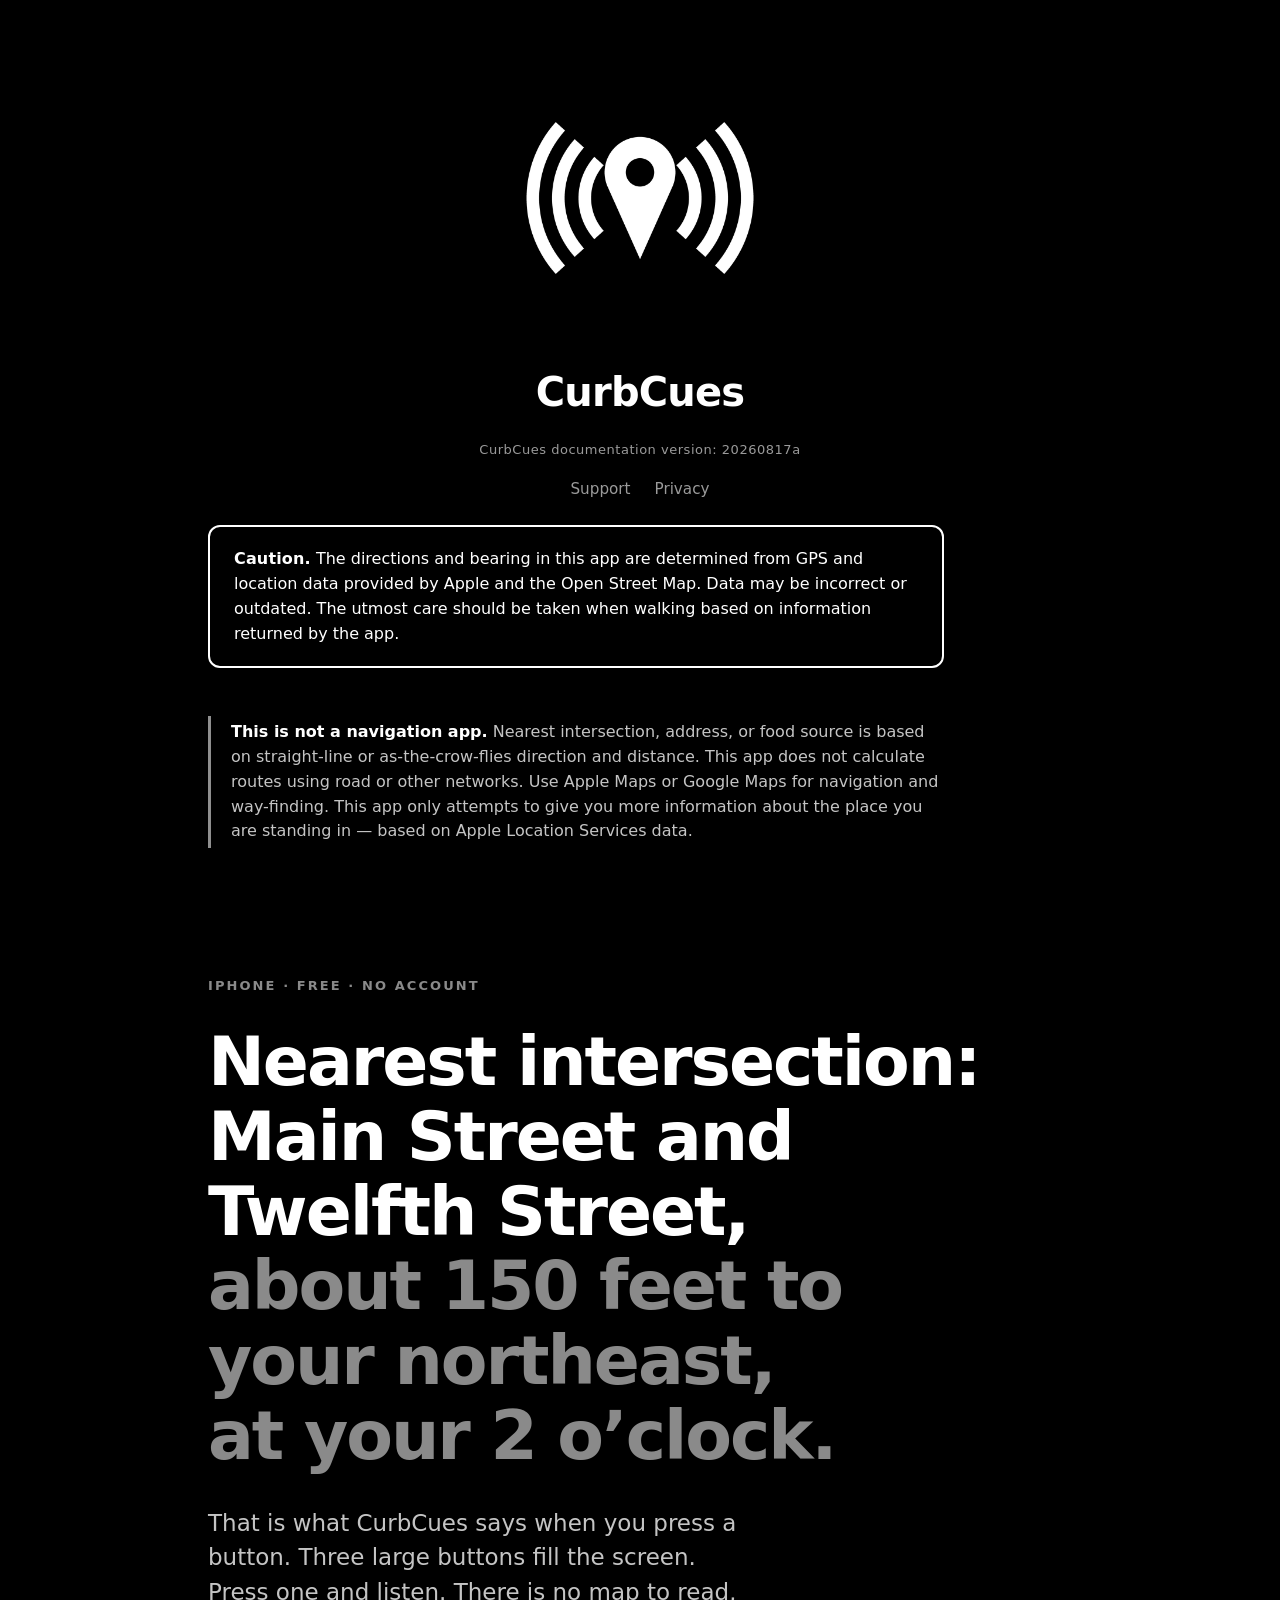
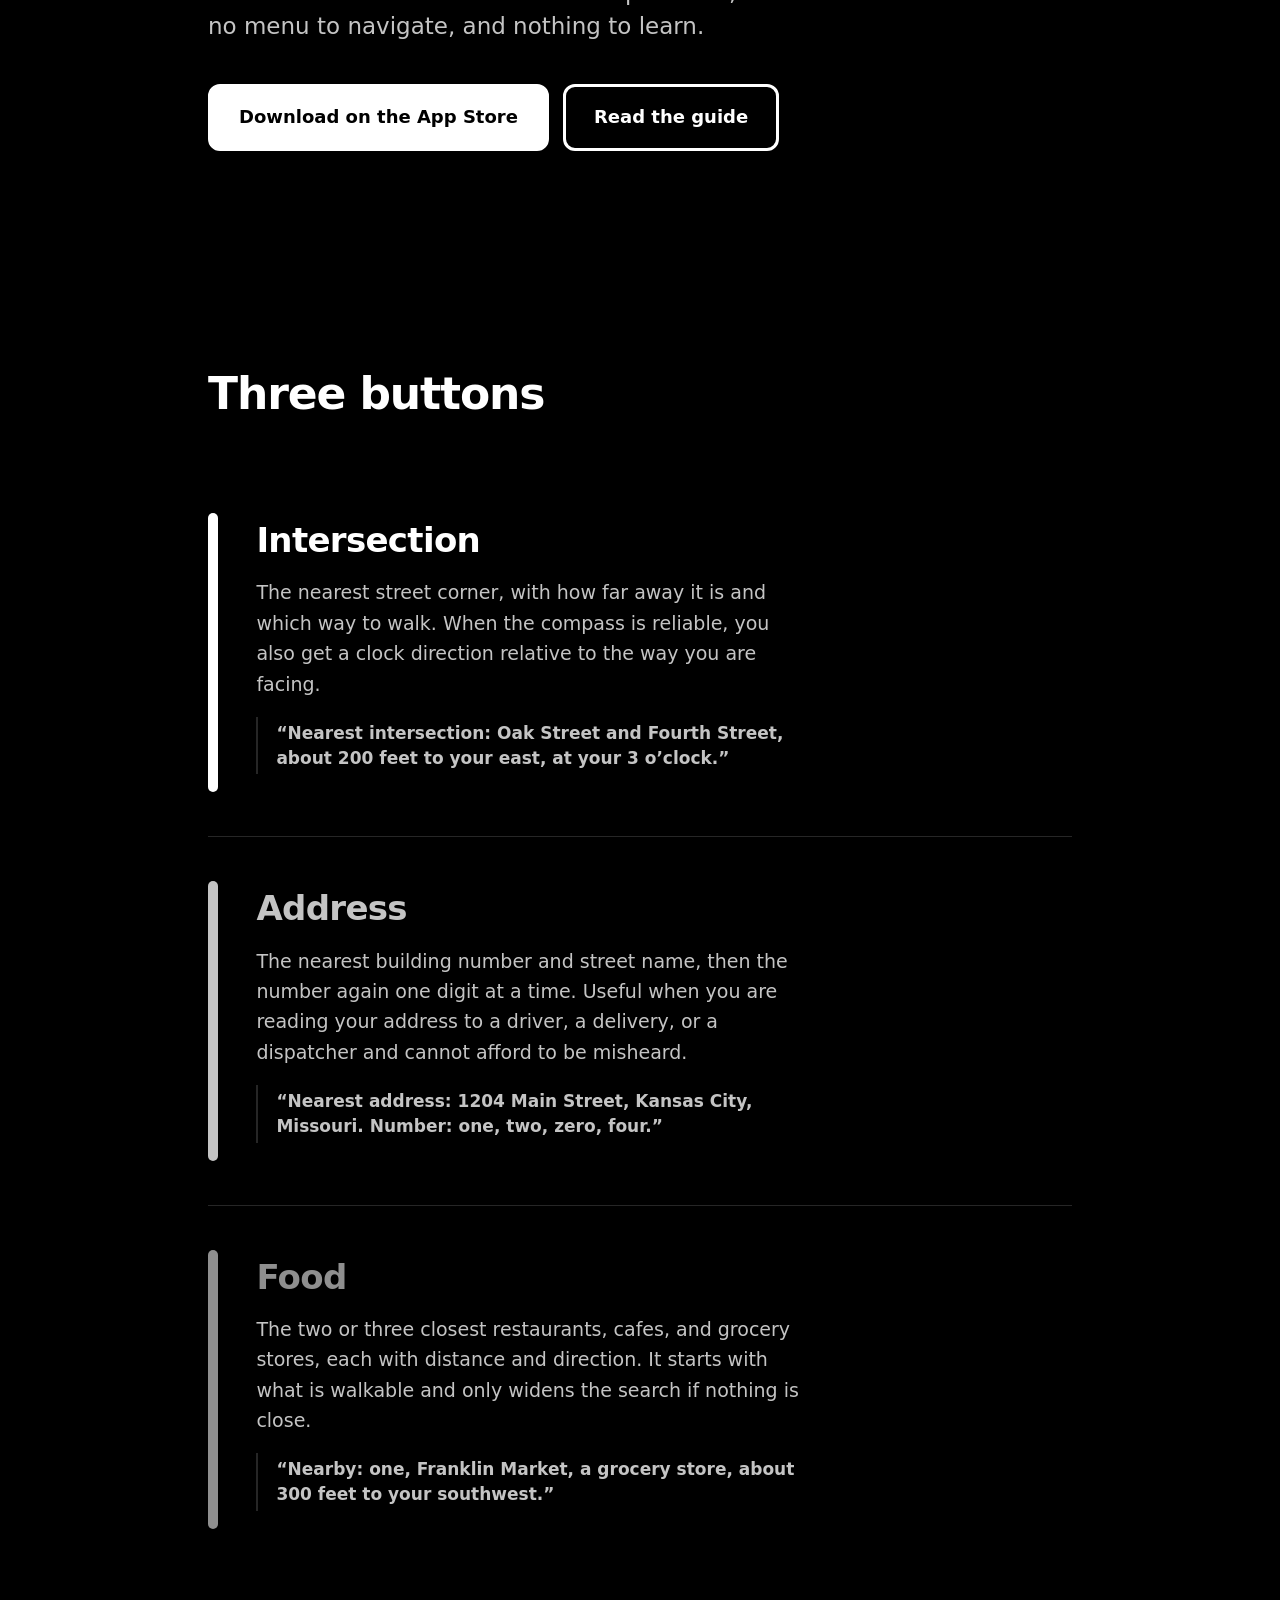
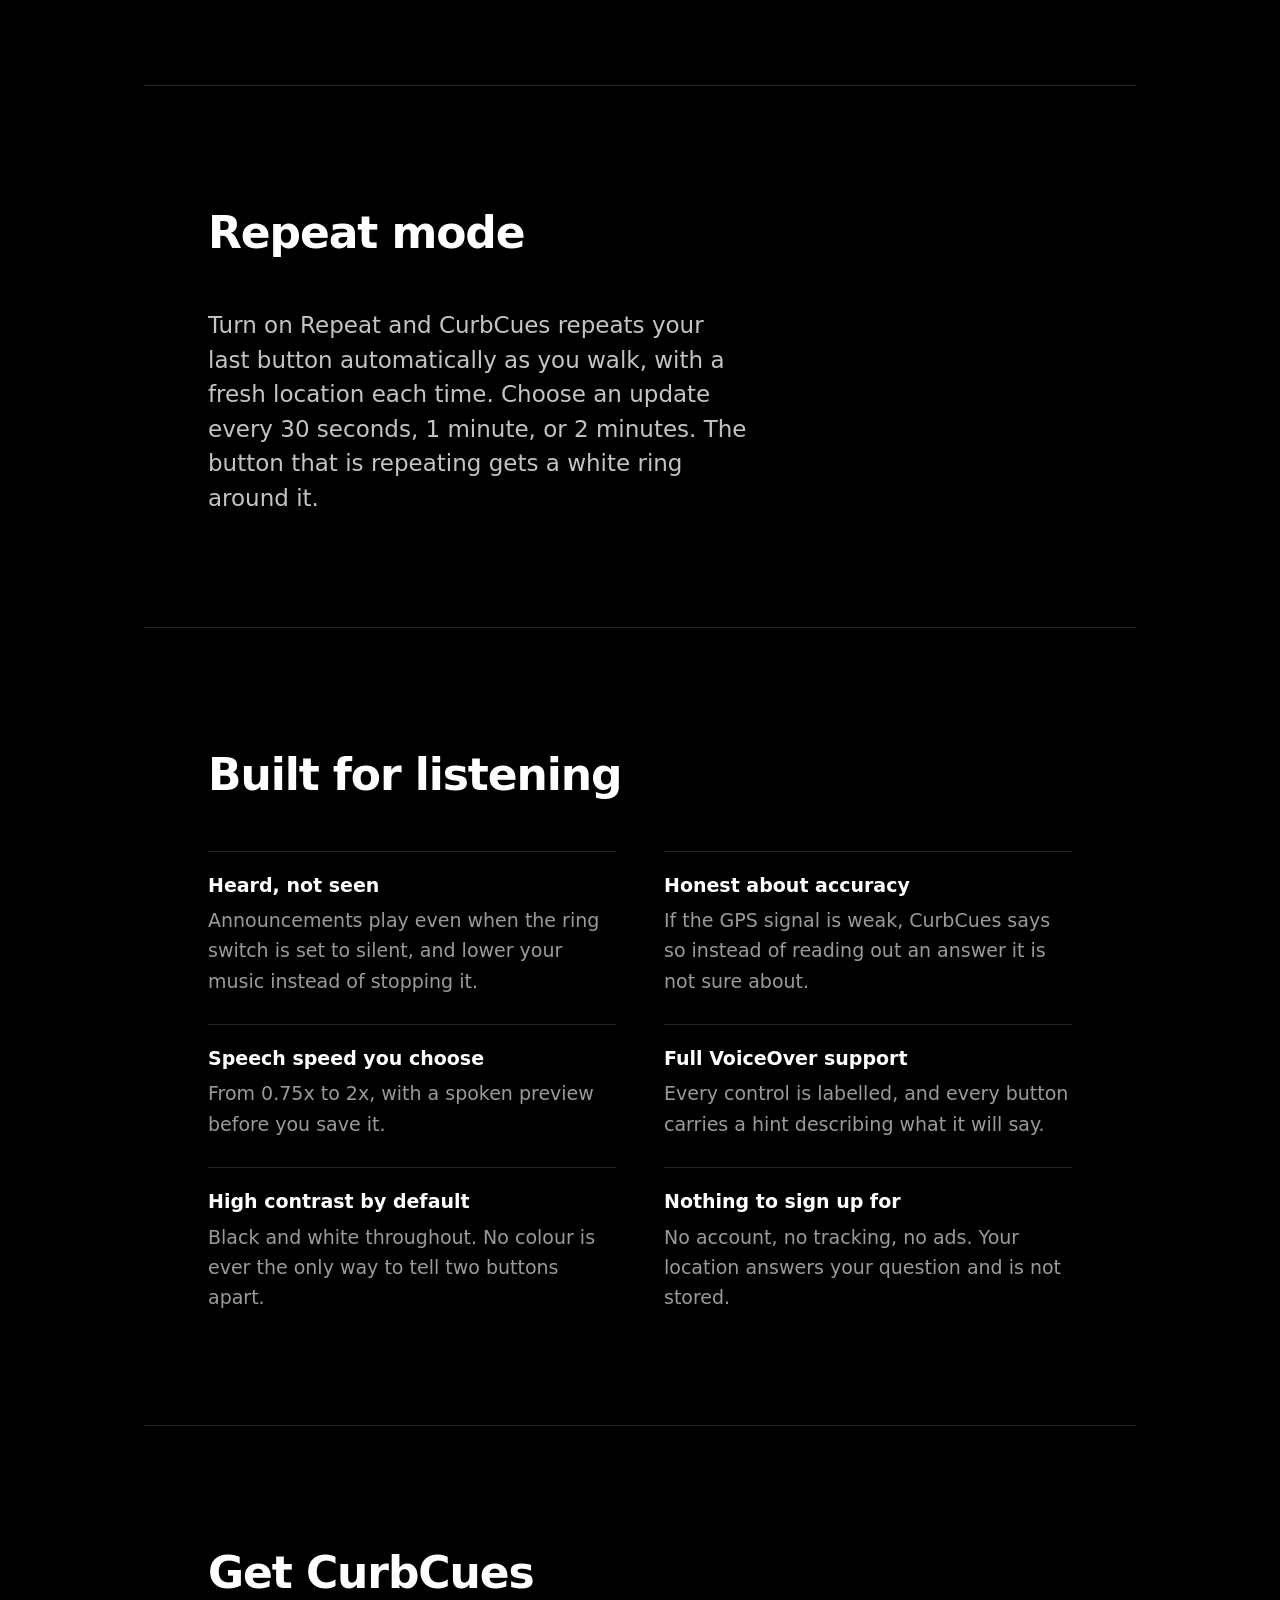
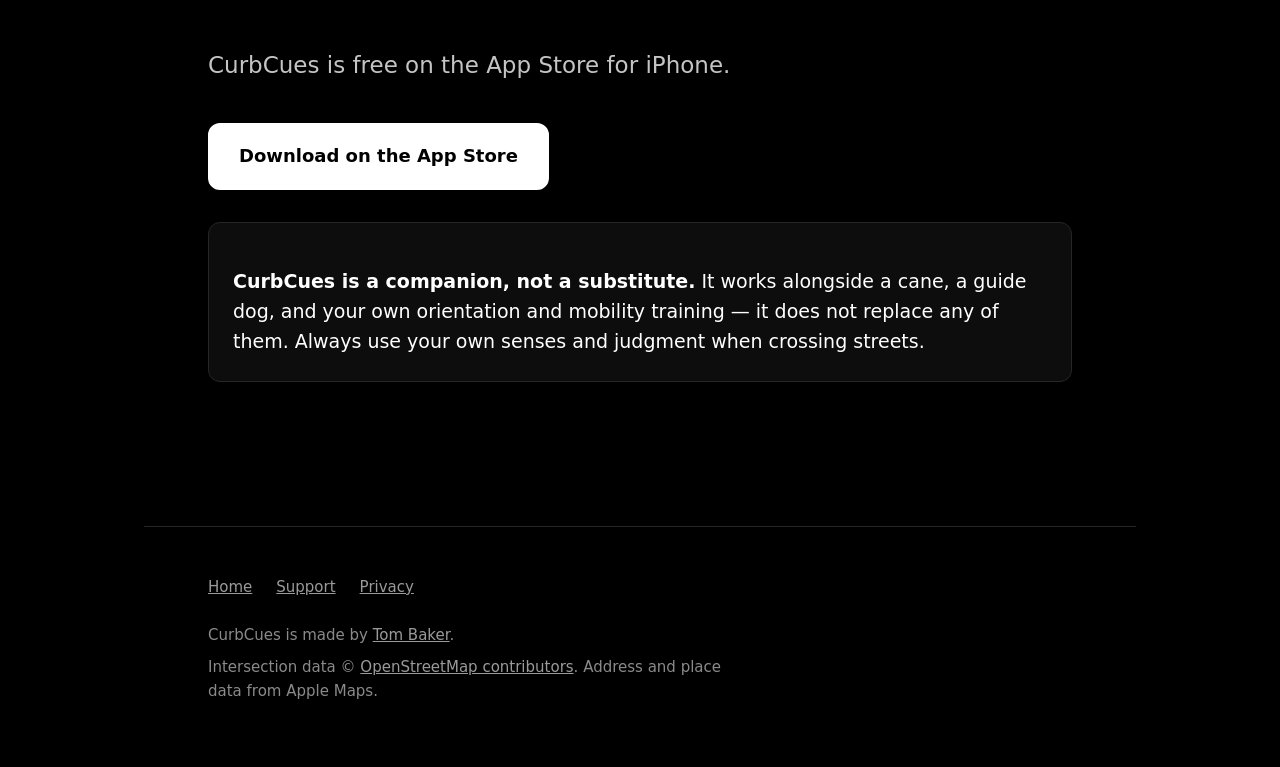
<file: index.html>
<!DOCTYPE html>
<html lang="en">
<head>
<meta charset="utf-8">
<meta name="viewport" content="width=device-width, initial-scale=1">
<title>CurbCues — Hear where you are</title>
<meta name="description" content="An iPhone app for blind and low vision walkers. Three large buttons speak the nearest intersection, your street address, or the closest places to eat and shop.">
<link rel="canonical" href="https://curbcues.app/">
<link rel="icon" href="assets/favicon-32.png" sizes="32x32">
<link rel="apple-touch-icon" href="assets/apple-touch-icon.png">
<meta property="og:title" content="CurbCues — Hear where you are">
<meta property="og:description" content="Three large buttons speak the nearest intersection, your street address, or the closest places to eat and shop.">
<meta property="og:image" content="https://curbcues.app/assets/icon-512.png">
<meta property="og:url" content="https://curbcues.app/">
<meta property="og:type" content="website">
<link rel="stylesheet" href="style.css">
</head>
<body>

<a class="skip" href="#main">Skip to main content</a>

<header class="wrap masthead">
  <a class="brand" href="./">
    <img class="mark" src="assets/icon-512.png" width="300" height="300"
         alt="CurbCues app icon: a map marker with sound radiating outward from it">
    <span class="wordmark">CurbCues</span>
  </a>
  <p class="docversion">CurbCues documentation version: 20260817a</p>
  <nav aria-label="Primary">
    <a href="support/">Support</a>
    <a href="privacy/">Privacy</a>
  </nav>
</header>

<main id="main">

  <div class="wrap">
  <aside class="caution" role="note" aria-label="Safety caution">
  <p><strong>Caution.</strong> The directions and bearing in this app are determined
  from GPS and location data provided by Apple and the Open Street Map. Data may be
  incorrect or outdated. The utmost care should be taken when walking based on
  information returned by the app.</p>
</aside>

  <aside class="notnav" role="note" aria-label="This is not a navigation app">
  <p><strong>This is not a navigation app.</strong> Nearest intersection, address, or
  food source is based on straight-line or as-the-crow-flies direction and distance.
  This app does not calculate routes using road or other networks. Use Apple Maps or
  Google Maps for navigation and way-finding. This app only attempts to give you more
  information about the place you are standing in &mdash; based on Apple Location
  Services data.</p>
</aside>
  </div>

  <section class="wrap hero">
    <p class="eyebrow">iPhone · Free · No account</p>
    <h1 class="utterance">
      <span>Nearest intersection:</span>
      <span>Main Street and Twelfth Street,</span>
      <span class="said">about 150 feet to your northeast, at your 2 o&rsquo;clock.</span>
    </h1>
    <p class="lede">
      That is what CurbCues says when you press a button. Three large buttons fill
      the screen. Press one and listen. There is no map to read, no menu to
      navigate, and nothing to learn.
    </p>
    <div class="actions">
      <a class="btn btn-solid" href="https://apps.apple.com/us/app/curbcues/id6797622239">Download on the App&nbsp;Store</a>
      <a class="btn btn-hollow" href="support/">Read the guide</a>
    </div>
  </section>

  <section class="wrap band" aria-labelledby="buttons-title">
    <h2 class="band-title" id="buttons-title">Three buttons</h2>

    <div class="tier tier-1">
      <div class="tier-bar" aria-hidden="true"></div>
      <div>
        <h3>Intersection</h3>
        <p>
          The nearest street corner, with how far away it is and which way to walk.
          When the compass is reliable, you also get a clock direction relative to
          the way you are facing.
        </p>
        <p class="sample">Nearest intersection: Oak Street and Fourth Street, about 200 feet to your east, at your 3 o&rsquo;clock.</p>
      </div>
    </div>

    <div class="tier tier-2">
      <div class="tier-bar" aria-hidden="true"></div>
      <div>
        <h3>Address</h3>
        <p>
          The nearest building number and street name, then the number again one
          digit at a time. Useful when you are reading your address to a driver, a
          delivery, or a dispatcher and cannot afford to be misheard.
        </p>
        <p class="sample">Nearest address: 1204 Main Street, Kansas City, Missouri. Number: one, two, zero, four.</p>
      </div>
    </div>

    <div class="tier tier-3">
      <div class="tier-bar" aria-hidden="true"></div>
      <div>
        <h3>Food</h3>
        <p>
          The two or three closest restaurants, cafes, and grocery stores, each with
          distance and direction. It starts with what is walkable and only widens the
          search if nothing is close.
        </p>
        <p class="sample">Nearby: one, Franklin Market, a grocery store, about 300 feet to your southwest.</p>
      </div>
    </div>
  </section>

  <section class="wrap band" aria-labelledby="live-title">
    <h2 class="band-title" id="live-title">Repeat mode</h2>
    <p class="lede lede-tight">
      Turn on Repeat and CurbCues repeats your last button automatically as you walk,
      with a fresh location each time. Choose an update every 30 seconds, 1 minute,
      or 2 minutes. The button that is repeating gets a white ring around it.
    </p>
  </section>

  <section class="wrap band" aria-labelledby="built-title">
    <h2 class="band-title" id="built-title">Built for listening</h2>
    <ul class="features">
      <li>
        <strong>Heard, not seen</strong>
        <span>Announcements play even when the ring switch is set to silent, and lower your music instead of stopping it.</span>
      </li>
      <li>
        <strong>Honest about accuracy</strong>
        <span>If the GPS signal is weak, CurbCues says so instead of reading out an answer it is not sure about.</span>
      </li>
      <li>
        <strong>Speech speed you choose</strong>
        <span>From 0.75x to 2x, with a spoken preview before you save it.</span>
      </li>
      <li>
        <strong>Full VoiceOver support</strong>
        <span>Every control is labelled, and every button carries a hint describing what it will say.</span>
      </li>
      <li>
        <strong>High contrast by default</strong>
        <span>Black and white throughout. No colour is ever the only way to tell two buttons apart.</span>
      </li>
      <li>
        <strong>Nothing to sign up for</strong>
        <span>No account, no tracking, no ads. Your location answers your question and is not stored.</span>
      </li>
    </ul>
  </section>

  <section class="wrap band" id="appstore" aria-labelledby="get-title">
    <h2 class="band-title" id="get-title">Get CurbCues</h2>
    <p class="lede lede-tight">
      CurbCues is free on the App Store for iPhone.
    </p>
    <div class="actions">
      <a class="btn btn-solid" href="https://apps.apple.com/us/app/curbcues/id6797622239">Download on the App&nbsp;Store</a>
    </div>
    <div class="callout">
      <p>
        <strong>CurbCues is a companion, not a substitute.</strong> It works alongside
        a cane, a guide dog, and your own orientation and mobility training — it does
        not replace any of them. Always use your own senses and judgment when crossing
        streets.
      </p>
    </div>
  </section>

</main>

<footer class="wrap foot">
  <nav aria-label="Footer">
    <a href="./">Home</a>
    <a href="support/">Support</a>
    <a href="privacy/">Privacy</a>
  </nav>
  <p>CurbCues is made by <a href="https://tbaker.com">Tom Baker</a>.</p>
  <p>Intersection data &copy; <a href="https://www.openstreetmap.org/copyright">OpenStreetMap contributors</a>. Address and place data from Apple Maps.</p>
</footer>

</body>
</html>
</file>
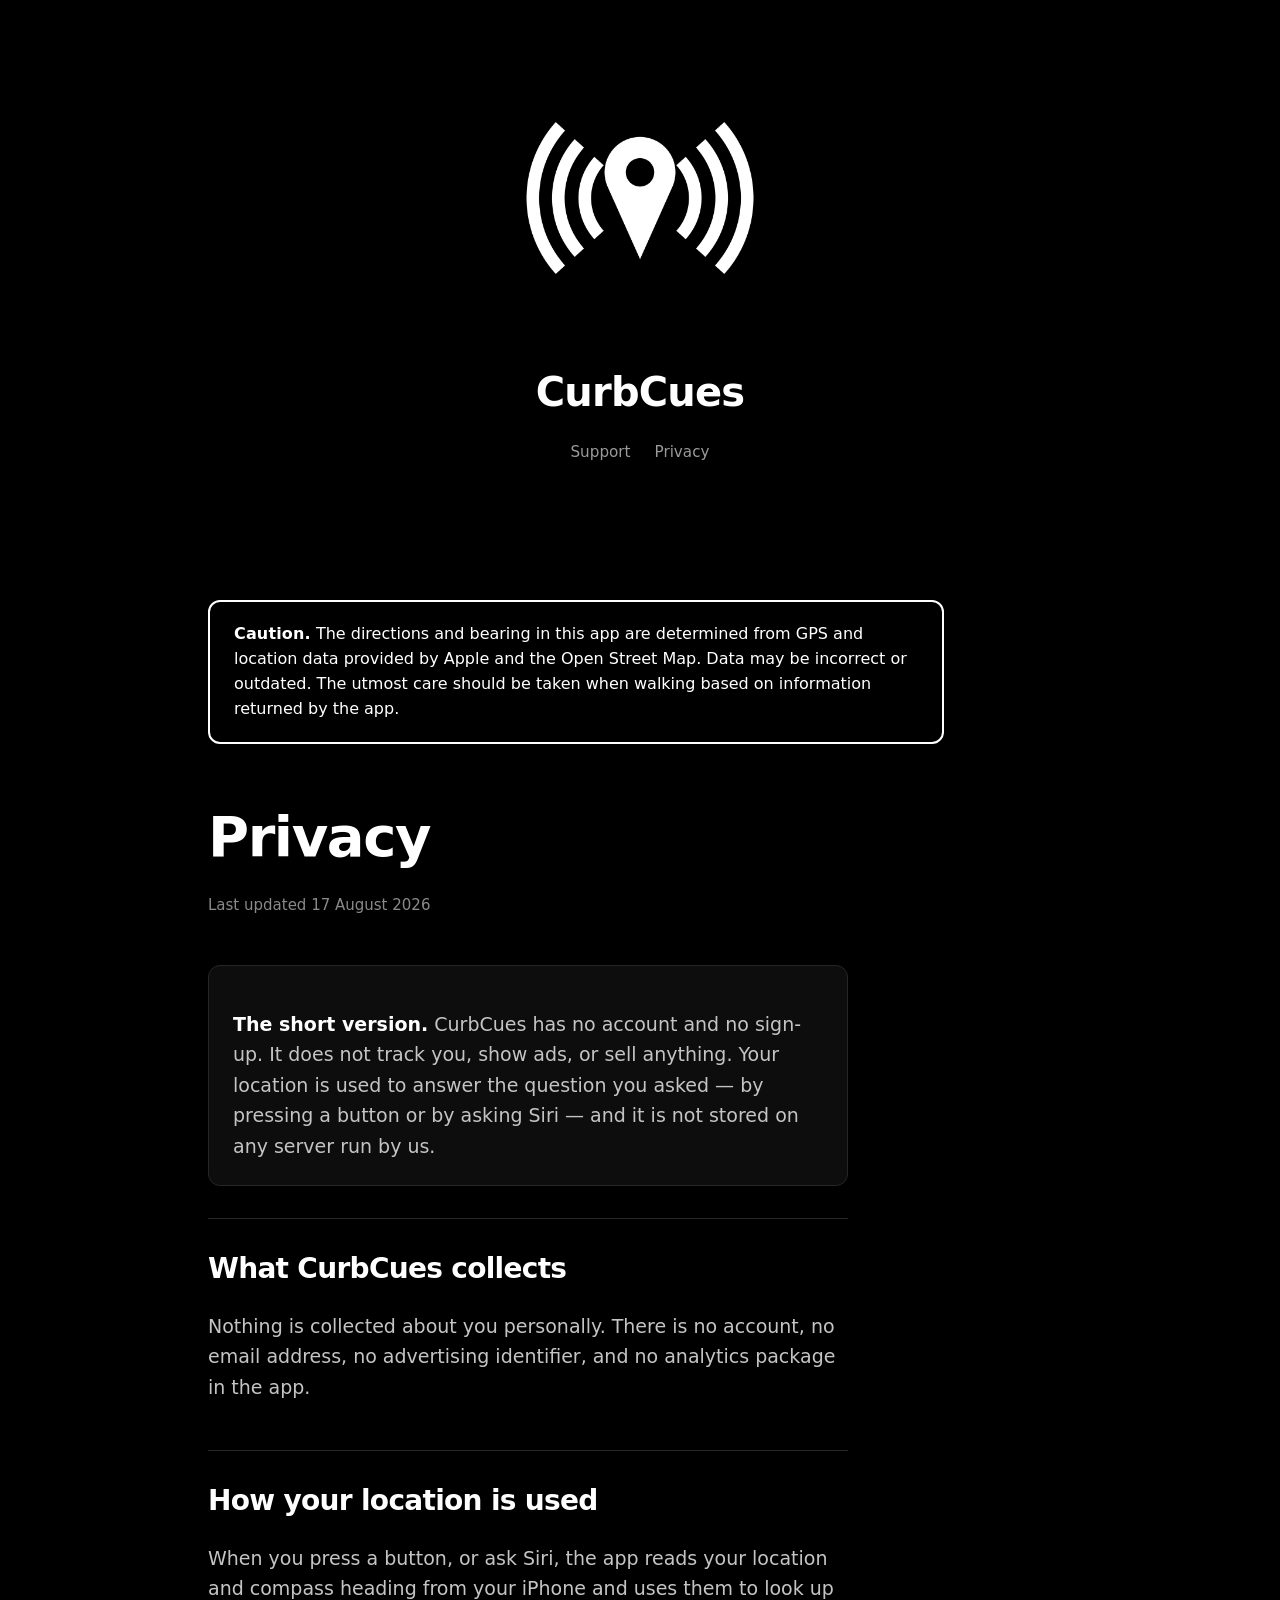
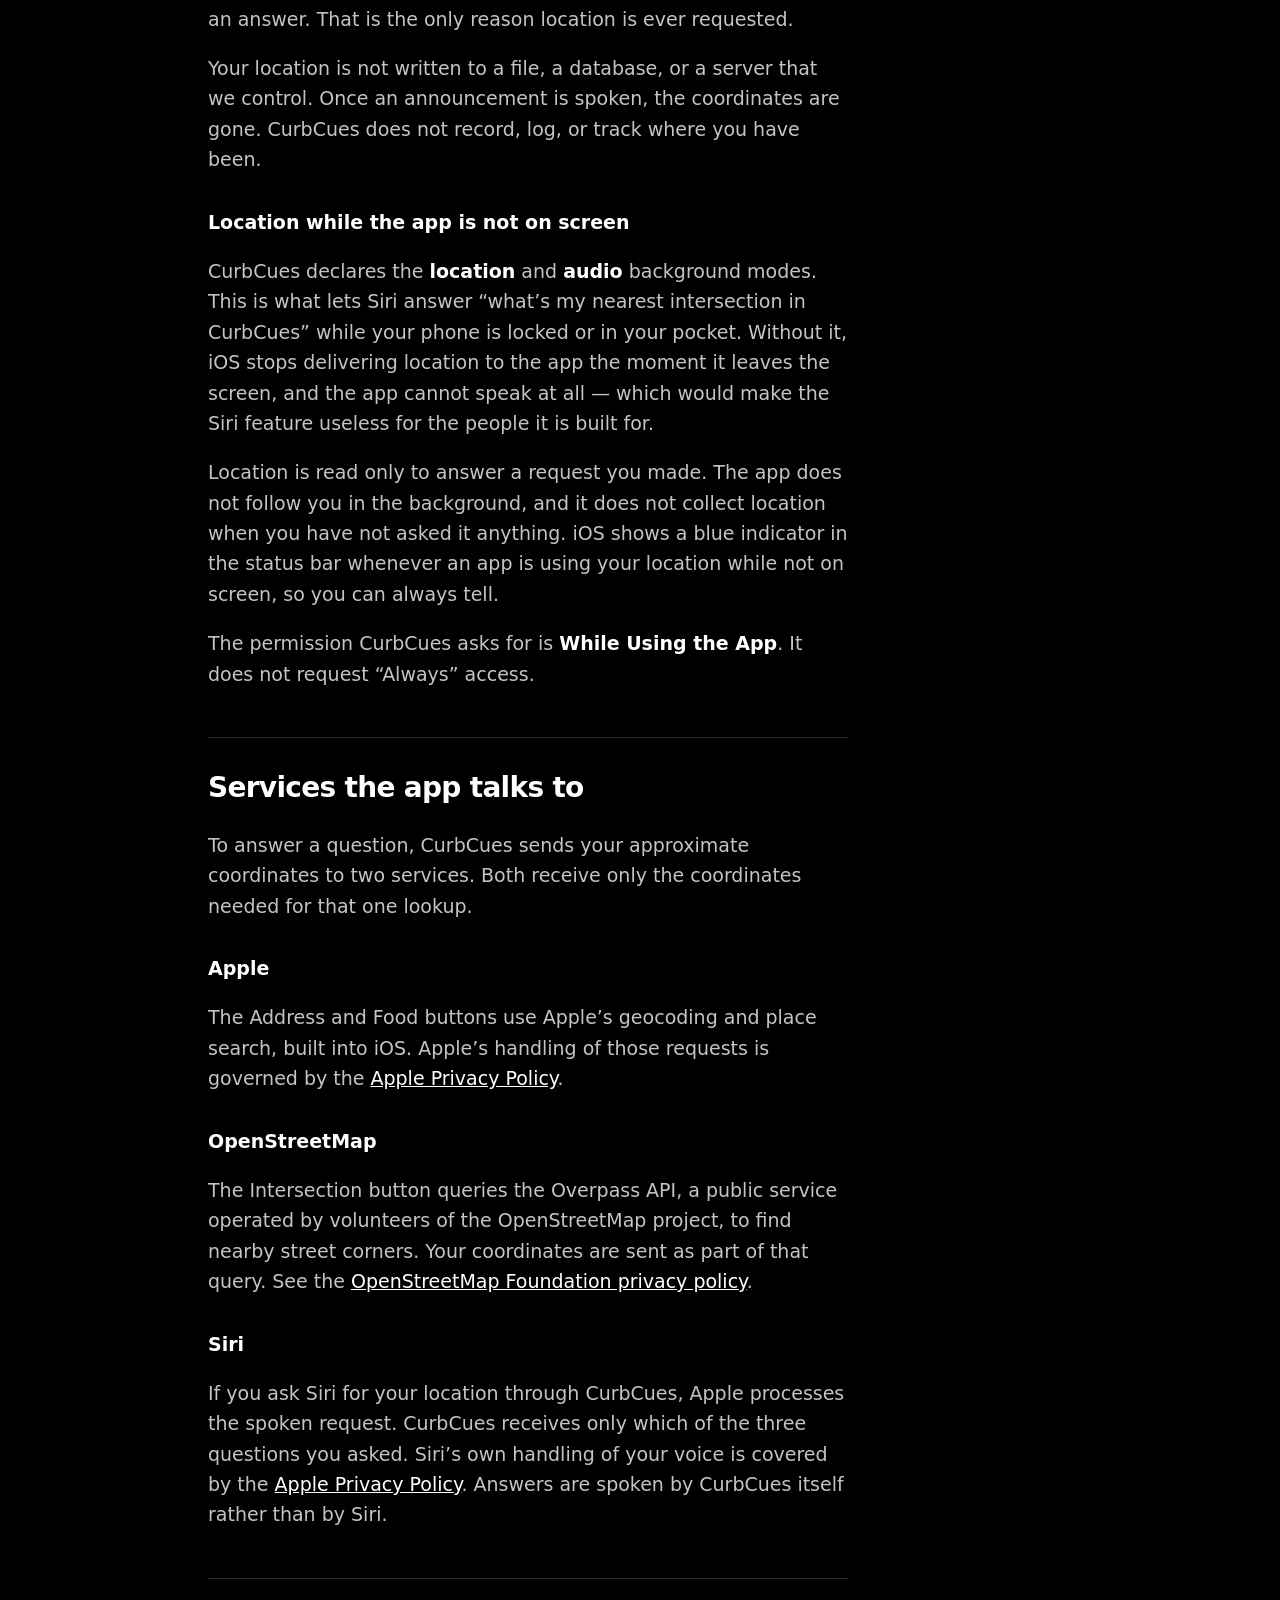
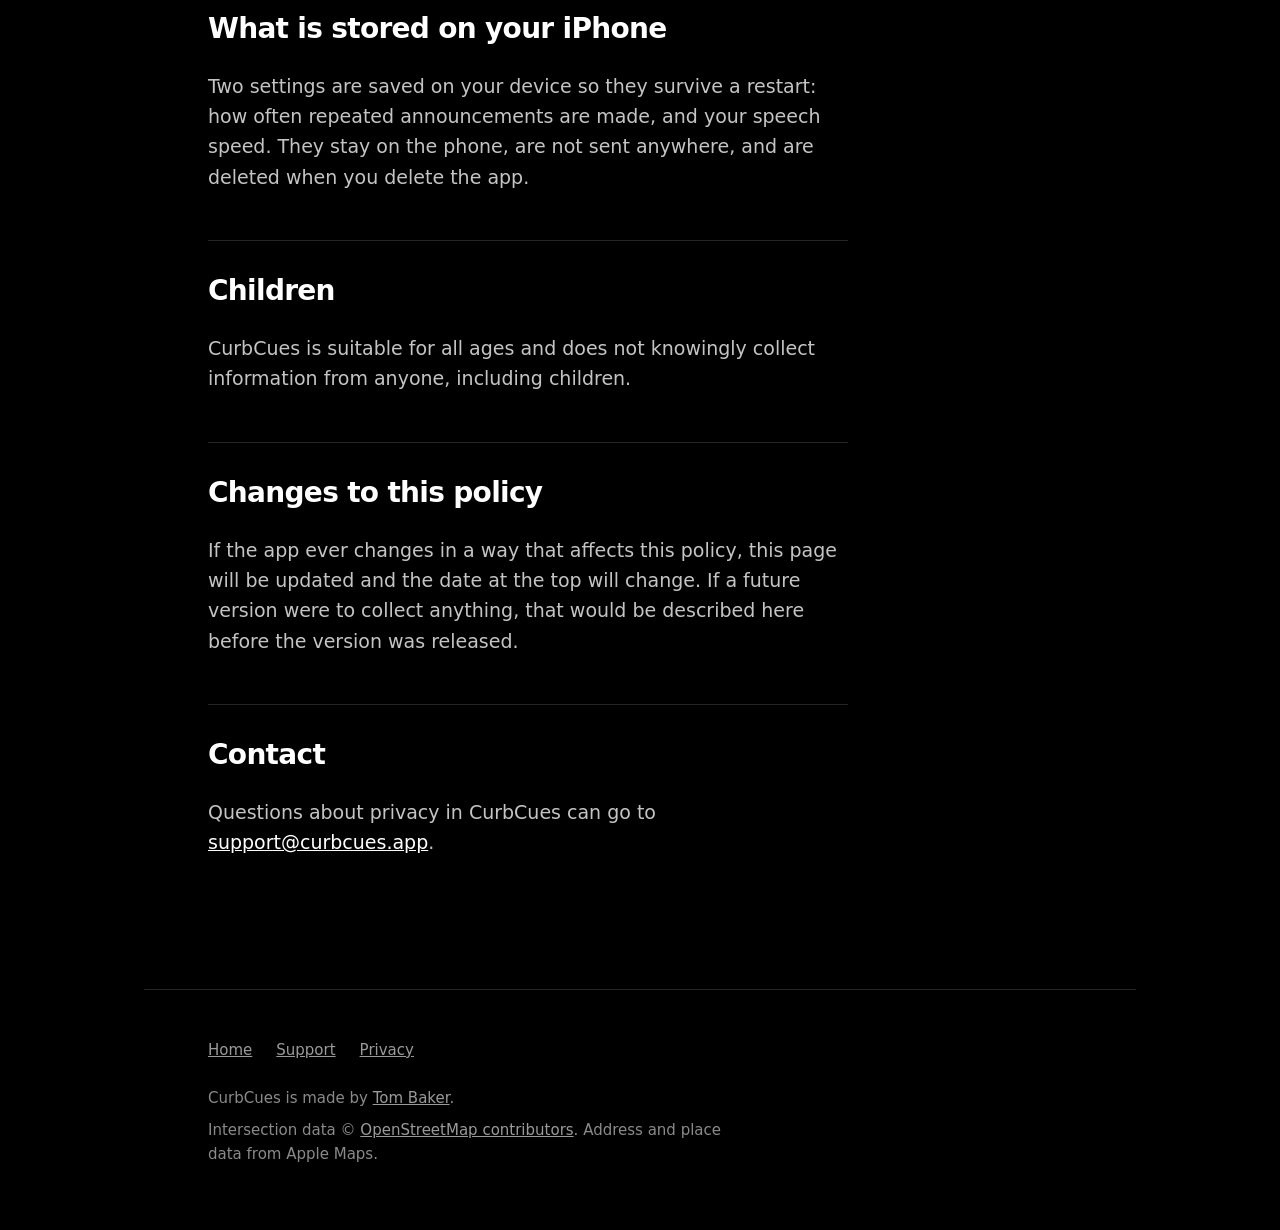
<file: privacy/index.html>
<!DOCTYPE html>
<html lang="en">
<head>
<meta charset="utf-8">
<meta name="viewport" content="width=device-width, initial-scale=1">
<title>Privacy — CurbCues</title>
<meta name="description" content="CurbCues privacy policy. No account, no tracking, no ads. Your location is used to answer the question you asked and is not stored.">
<link rel="canonical" href="https://curbcues.app/privacy/">
<link rel="icon" href="../assets/favicon-32.png" sizes="32x32">
<link rel="apple-touch-icon" href="../assets/apple-touch-icon.png">
<link rel="stylesheet" href="../style.css">
</head>
<body>

<a class="skip" href="#main">Skip to main content</a>

<header class="wrap masthead">
  <a class="brand" href="../">
    <img class="mark" src="../assets/icon-512.png" width="300" height="300"
         alt="CurbCues app icon: a map marker with sound radiating outward from it">
    <span class="wordmark">CurbCues</span>
  </a>
  <nav aria-label="Primary">
    <a href="../support/">Support</a>
    <a href="../privacy/">Privacy</a>
  </nav>
</header>

<main id="main" class="wrap band">
  <aside class="caution" role="note" aria-label="Safety caution">
  <p><strong>Caution.</strong> The directions and bearing in this app are determined
  from GPS and location data provided by Apple and the Open Street Map. Data may be
  incorrect or outdated. The utmost care should be taken when walking based on
  information returned by the app.</p>
</aside>
  <h1 class="page-title">Privacy</h1>
  <p class="updated">Last updated 17 August 2026</p>

  <div class="prose">

    <div class="callout">
      <p>
        <strong>The short version.</strong> CurbCues has no account and no sign-up.
        It does not track you, show ads, or sell anything. Your location is used to
        answer the question you asked &mdash; by pressing a button or by asking Siri
        &mdash; and it is not stored on any server run by us.
      </p>
    </div>

    <h2>What CurbCues collects</h2>
    <p>
      Nothing is collected about you personally. There is no account, no email
      address, no advertising identifier, and no analytics package in the app.
    </p>

    <h2>How your location is used</h2>
    <p>
      When you press a button, or ask Siri, the app reads your location and compass
      heading from your iPhone and uses them to look up an answer. That is the only
      reason location is ever requested.
    </p>
    <p>
      Your location is not written to a file, a database, or a server that we
      control. Once an announcement is spoken, the coordinates are gone. CurbCues
      does not record, log, or track where you have been.
    </p>

    <h3>Location while the app is not on screen</h3>
    <p>
      CurbCues declares the <strong>location</strong> and <strong>audio</strong>
      background modes. This is what lets Siri answer &ldquo;what&rsquo;s my nearest
      intersection in CurbCues&rdquo; while your phone is locked or in your pocket.
      Without it, iOS stops delivering location to the app the moment it leaves the
      screen, and the app cannot speak at all &mdash; which would make the Siri
      feature useless for the people it is built for.
    </p>
    <p>
      Location is read only to answer a request you made. The app does not follow
      you in the background, and it does not collect location when you have not
      asked it anything. iOS shows a blue indicator in the status bar whenever an
      app is using your location while not on screen, so you can always tell.
    </p>
    <p>
      The permission CurbCues asks for is <strong>While Using the App</strong>. It
      does not request &ldquo;Always&rdquo; access.
    </p>

    <h2>Services the app talks to</h2>
    <p>
      To answer a question, CurbCues sends your approximate coordinates to two
      services. Both receive only the coordinates needed for that one lookup.
    </p>

    <h3>Apple</h3>
    <p>
      The Address and Food buttons use Apple&rsquo;s geocoding and place search,
      built into iOS. Apple&rsquo;s handling of those requests is governed by the
      <a href="https://www.apple.com/legal/privacy/">Apple Privacy Policy</a>.
    </p>

    <h3>OpenStreetMap</h3>
    <p>
      The Intersection button queries the Overpass API, a public service operated by
      volunteers of the OpenStreetMap project, to find nearby street corners. Your
      coordinates are sent as part of that query. See the
      <a href="https://wiki.osmfoundation.org/wiki/Privacy_Policy">OpenStreetMap Foundation privacy policy</a>.
    </p>

    <h3>Siri</h3>
    <p>
      If you ask Siri for your location through CurbCues, Apple processes the
      spoken request. CurbCues receives only which of the three questions you
      asked. Siri&rsquo;s own handling of your voice is covered by the
      <a href="https://www.apple.com/legal/privacy/">Apple Privacy Policy</a>.
      Answers are spoken by CurbCues itself rather than by Siri.
    </p>

    <h2>What is stored on your iPhone</h2>
    <p>
      Two settings are saved on your device so they survive a restart: how often
      repeated announcements are made, and your speech speed. They stay on the
      phone, are not sent anywhere, and are deleted when you delete the app.
    </p>

    <h2>Children</h2>
    <p>
      CurbCues is suitable for all ages and does not knowingly collect information
      from anyone, including children.
    </p>

    <h2>Changes to this policy</h2>
    <p>
      If the app ever changes in a way that affects this policy, this page will be
      updated and the date at the top will change. If a future version were to
      collect anything, that would be described here before the version was
      released.
    </p>

    <h2>Contact</h2>
    <p>
      Questions about privacy in CurbCues can go to
      <a href="mailto:support@curbcues.app">support@curbcues.app</a>.
    </p>

  </div>
</main>

<footer class="wrap foot">
  <nav aria-label="Footer">
    <a href="../">Home</a>
    <a href="../support/">Support</a>
    <a href="../privacy/">Privacy</a>
  </nav>
  <p>CurbCues is made by <a href="https://tbaker.com">Tom Baker</a>.</p>
  <p>Intersection data &copy; <a href="https://www.openstreetmap.org/copyright">OpenStreetMap contributors</a>. Address and place data from Apple Maps.</p>
</footer>

</body>
</html>
</file>
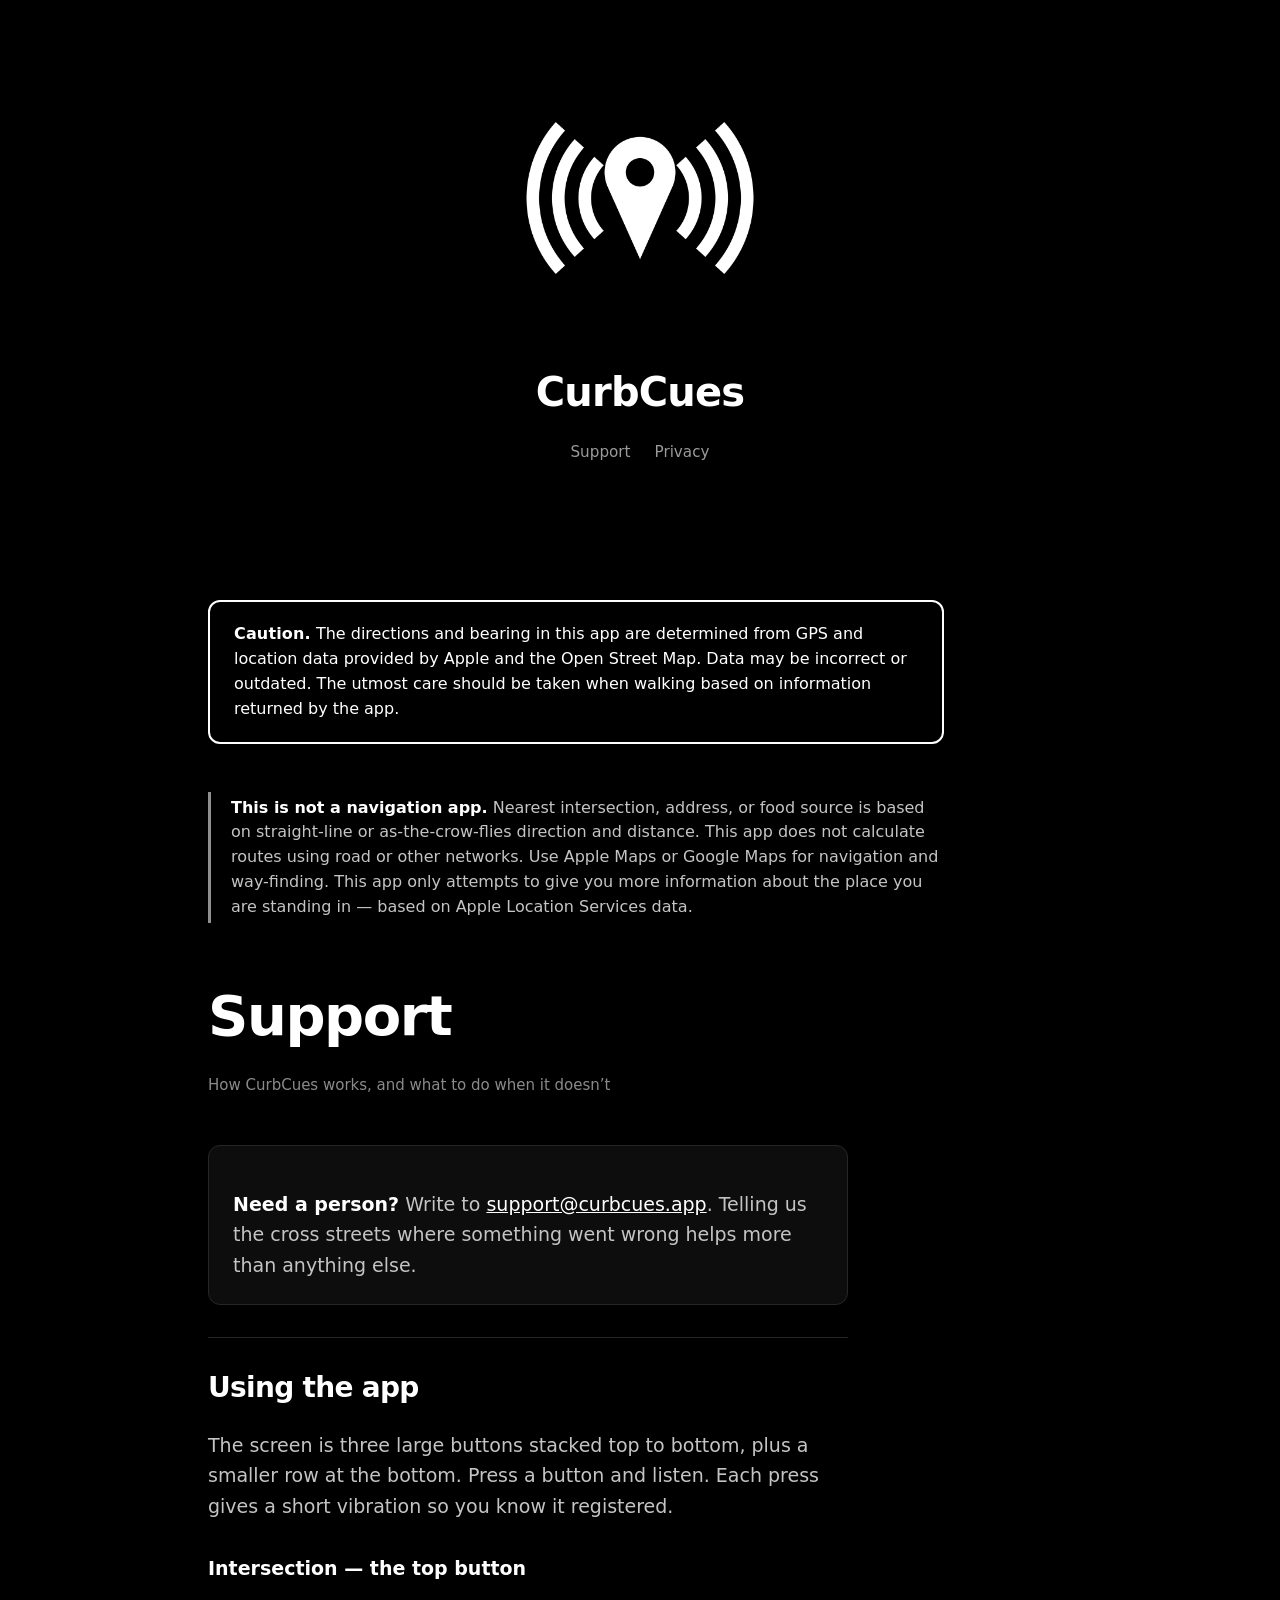
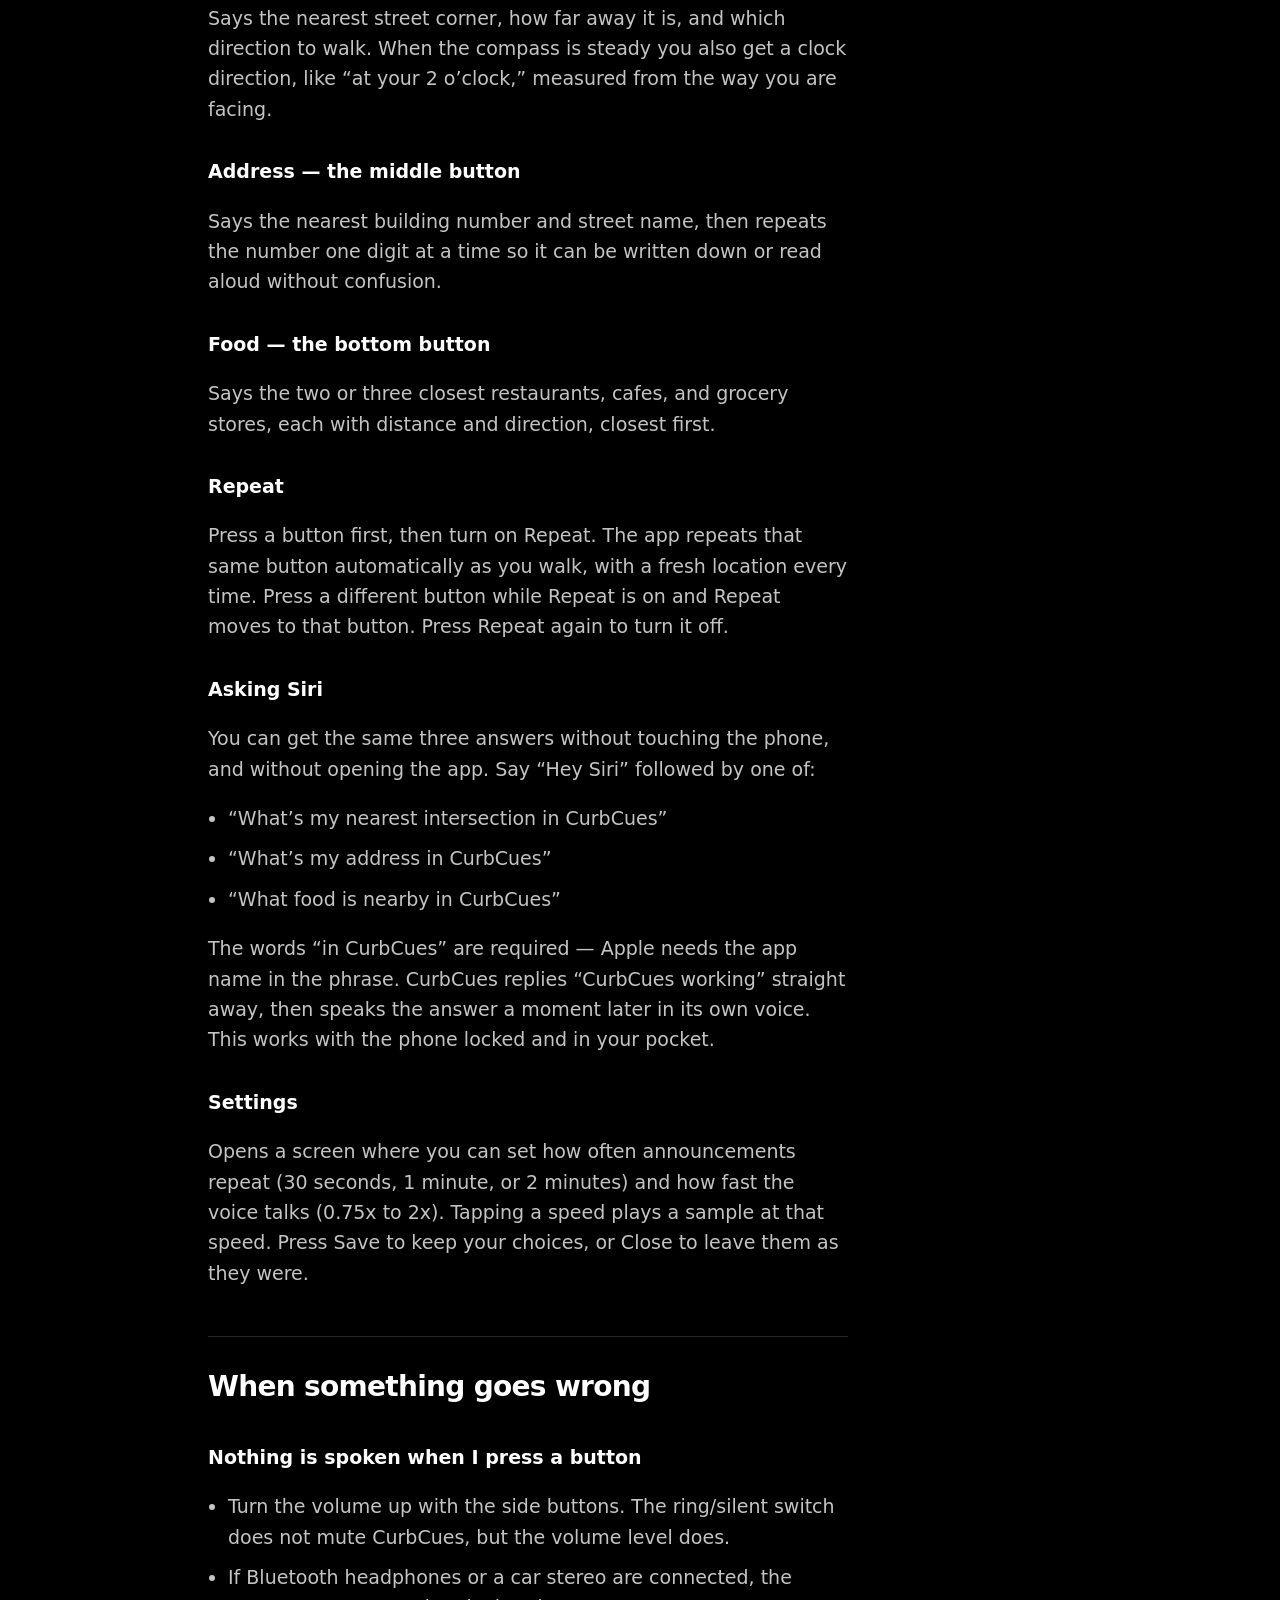
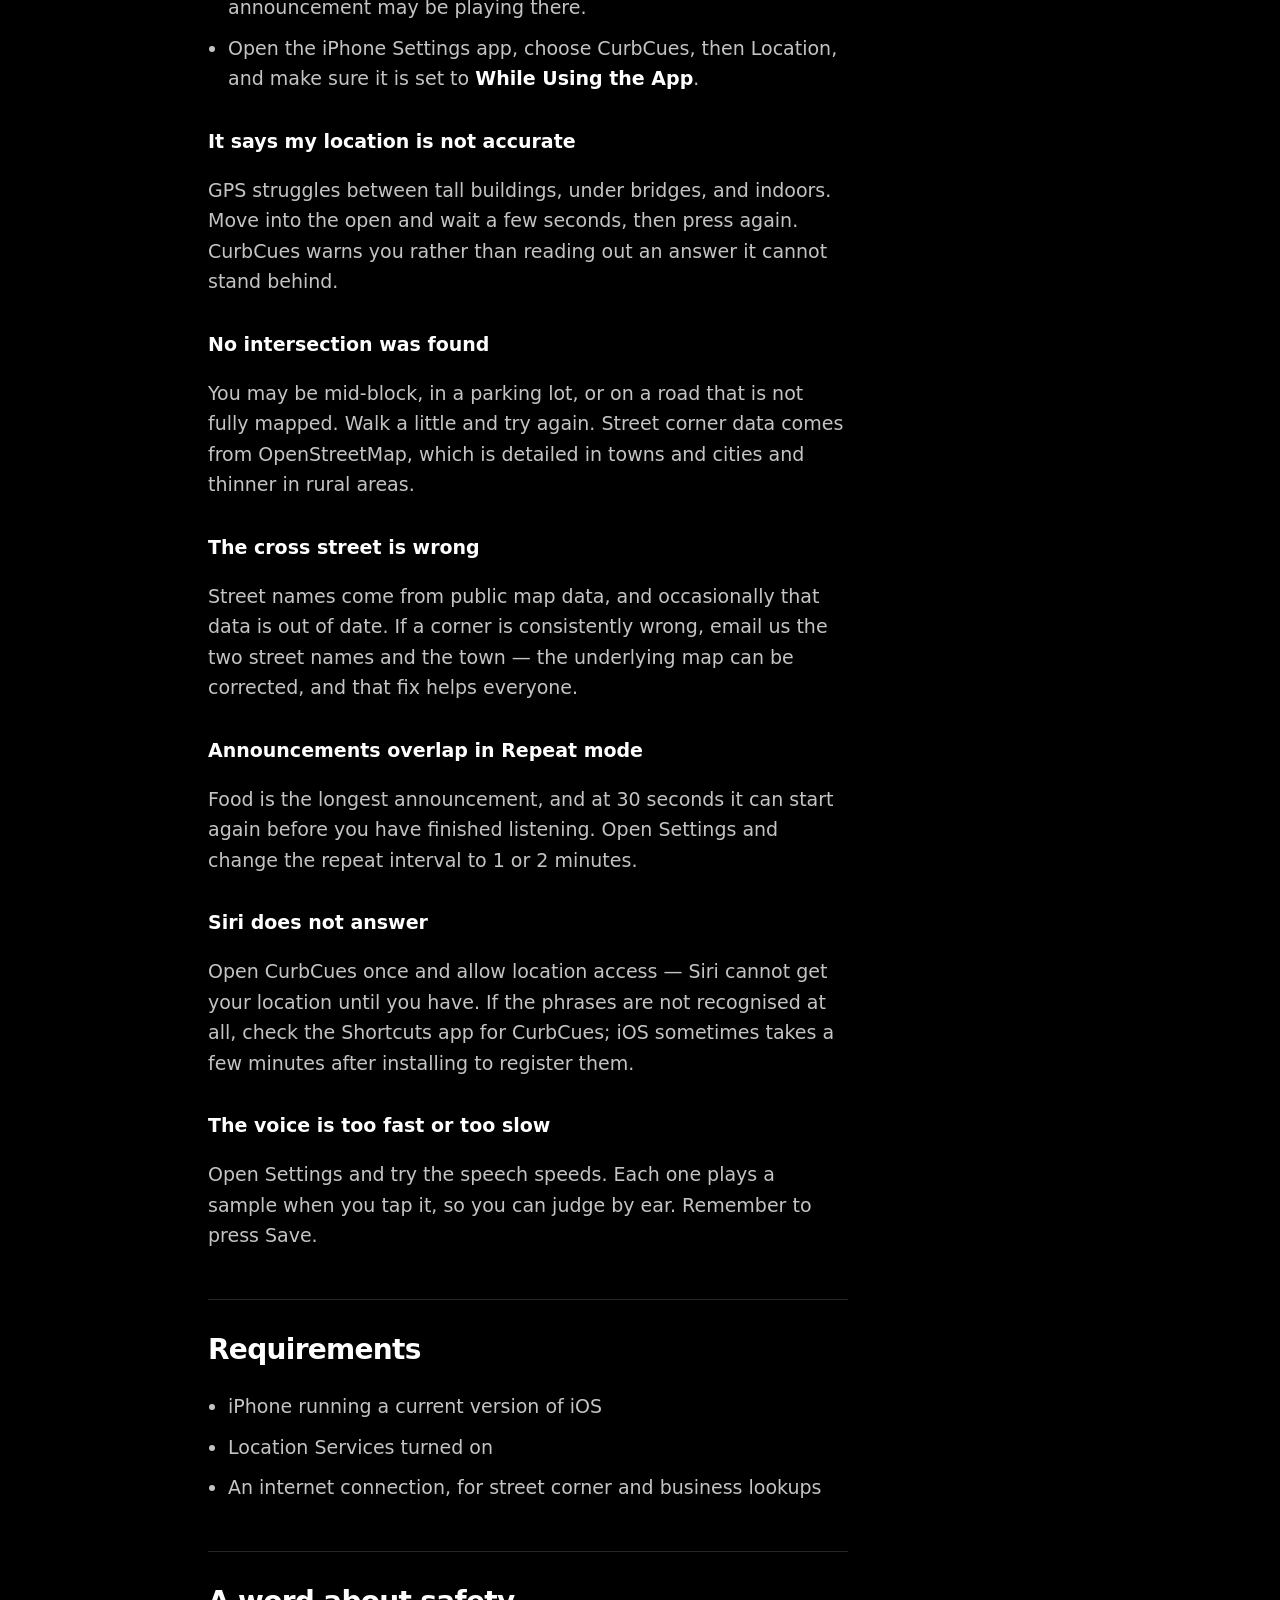
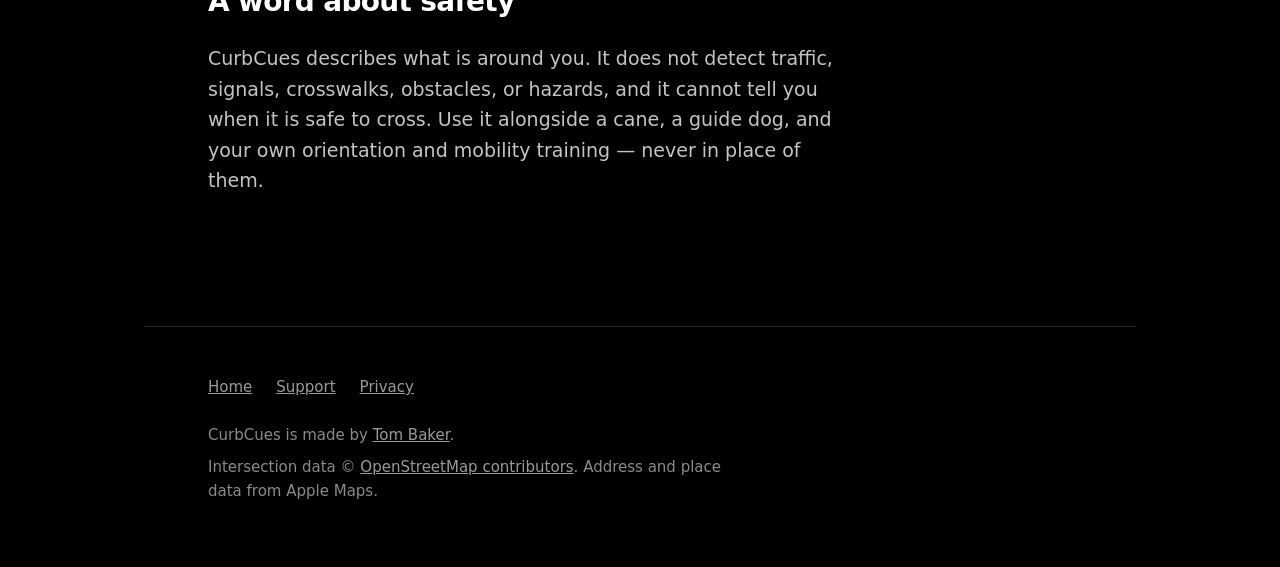
<file: support/index.html>
<!DOCTYPE html>
<html lang="en">
<head>
<meta charset="utf-8">
<meta name="viewport" content="width=device-width, initial-scale=1">
<title>Support — CurbCues</title>
<meta name="description" content="How to use CurbCues, what each button says, and what to do when an announcement is missing or wrong.">
<link rel="canonical" href="https://curbcues.app/support/">
<link rel="icon" href="../assets/favicon-32.png" sizes="32x32">
<link rel="apple-touch-icon" href="../assets/apple-touch-icon.png">
<link rel="stylesheet" href="../style.css">
</head>
<body>

<a class="skip" href="#main">Skip to main content</a>

<header class="wrap masthead">
  <a class="brand" href="../">
    <img class="mark" src="../assets/icon-512.png" width="300" height="300"
         alt="CurbCues app icon: a map marker with sound radiating outward from it">
    <span class="wordmark">CurbCues</span>
  </a>
  <nav aria-label="Primary">
    <a href="../support/">Support</a>
    <a href="../privacy/">Privacy</a>
  </nav>
</header>

<main id="main" class="wrap band">
  <aside class="caution" role="note" aria-label="Safety caution">
  <p><strong>Caution.</strong> The directions and bearing in this app are determined
  from GPS and location data provided by Apple and the Open Street Map. Data may be
  incorrect or outdated. The utmost care should be taken when walking based on
  information returned by the app.</p>
</aside>

  <aside class="notnav" role="note" aria-label="This is not a navigation app">
  <p><strong>This is not a navigation app.</strong> Nearest intersection, address, or
  food source is based on straight-line or as-the-crow-flies direction and distance.
  This app does not calculate routes using road or other networks. Use Apple Maps or
  Google Maps for navigation and way-finding. This app only attempts to give you more
  information about the place you are standing in &mdash; based on Apple Location
  Services data.</p>
</aside>
  <h1 class="page-title">Support</h1>
  <p class="updated">How CurbCues works, and what to do when it doesn&rsquo;t</p>

  <div class="prose">

    <div class="callout">
      <p>
        <strong>Need a person?</strong> Write to
        <a href="mailto:support@curbcues.app">support@curbcues.app</a>. Telling us the
        cross streets where something went wrong helps more than anything else.
      </p>
    </div>

    <h2>Using the app</h2>
    <p>
      The screen is three large buttons stacked top to bottom, plus a smaller row at
      the bottom. Press a button and listen. Each press gives a short vibration so
      you know it registered.
    </p>

    <h3>Intersection — the top button</h3>
    <p>
      Says the nearest street corner, how far away it is, and which direction to walk.
      When the compass is steady you also get a clock direction, like &ldquo;at your
      2 o&rsquo;clock,&rdquo; measured from the way you are facing.
    </p>

    <h3>Address — the middle button</h3>
    <p>
      Says the nearest building number and street name, then repeats the number one
      digit at a time so it can be written down or read aloud without confusion.
    </p>

    <h3>Food — the bottom button</h3>
    <p>
      Says the two or three closest restaurants, cafes, and grocery stores, each with
      distance and direction, closest first.
    </p>

    <h3>Repeat</h3>
    <p>
      Press a button first, then turn on Repeat. The app repeats that same button
      automatically as you walk, with a fresh location every time. Press a different
      button while Repeat is on and Repeat moves to that button. Press Repeat again to turn
      it off.
    </p>

    <h3>Asking Siri</h3>
    <p>
      You can get the same three answers without touching the phone, and without
      opening the app. Say &ldquo;Hey Siri&rdquo; followed by one of:
    </p>
    <ul>
      <li>&ldquo;What&rsquo;s my nearest intersection in CurbCues&rdquo;</li>
      <li>&ldquo;What&rsquo;s my address in CurbCues&rdquo;</li>
      <li>&ldquo;What food is nearby in CurbCues&rdquo;</li>
    </ul>
    <p>
      The words &ldquo;in CurbCues&rdquo; are required &mdash; Apple needs the app
      name in the phrase. CurbCues replies &ldquo;CurbCues working&rdquo; straight
      away, then speaks the answer a moment later in its own voice. This works with
      the phone locked and in your pocket.
    </p>

    <h3>Settings</h3>
    <p>
      Opens a screen where you can set how often announcements repeat (30 seconds, 1 minute, or
      2 minutes) and how fast the voice talks (0.75x to 2x). Tapping a speed plays a
      sample at that speed. Press Save to keep your choices, or Close to leave them
      as they were.
    </p>

    <h2>When something goes wrong</h2>

    <h3>Nothing is spoken when I press a button</h3>
    <ul>
      <li>Turn the volume up with the side buttons. The ring/silent switch does not mute CurbCues, but the volume level does.</li>
      <li>If Bluetooth headphones or a car stereo are connected, the announcement may be playing there.</li>
      <li>Open the iPhone Settings app, choose CurbCues, then Location, and make sure it is set to <strong>While Using the App</strong>.</li>
    </ul>

    <h3>It says my location is not accurate</h3>
    <p>
      GPS struggles between tall buildings, under bridges, and indoors. Move into the
      open and wait a few seconds, then press again. CurbCues warns you rather than
      reading out an answer it cannot stand behind.
    </p>

    <h3>No intersection was found</h3>
    <p>
      You may be mid-block, in a parking lot, or on a road that is not fully mapped.
      Walk a little and try again. Street corner data comes from OpenStreetMap, which
      is detailed in towns and cities and thinner in rural areas.
    </p>

    <h3>The cross street is wrong</h3>
    <p>
      Street names come from public map data, and occasionally that data is out of
      date. If a corner is consistently wrong, email us the two street names and the
      town — the underlying map can be corrected, and that fix helps everyone.
    </p>

    <h3>Announcements overlap in Repeat mode</h3>
    <p>
      Food is the longest announcement, and at 30 seconds it can start again
      before you have finished listening. Open Settings and change the repeat interval
      to 1 or 2 minutes.
    </p>

    <h3>Siri does not answer</h3>
    <p>
      Open CurbCues once and allow location access &mdash; Siri cannot get your
      location until you have. If the phrases are not recognised at all, check the
      Shortcuts app for CurbCues; iOS sometimes takes a few minutes after
      installing to register them.
    </p>

    <h3>The voice is too fast or too slow</h3>
    <p>
      Open Settings and try the speech speeds. Each one plays a sample when you tap
      it, so you can judge by ear. Remember to press Save.
    </p>

    <h2>Requirements</h2>
    <ul>
      <li>iPhone running a current version of iOS</li>
      <li>Location Services turned on</li>
      <li>An internet connection, for street corner and business lookups</li>
    </ul>

    <h2>A word about safety</h2>
    <p>
      CurbCues describes what is around you. It does not detect traffic, signals,
      crosswalks, obstacles, or hazards, and it cannot tell you when it is safe to
      cross. Use it alongside a cane, a guide dog, and your own orientation and
      mobility training — never in place of them.
    </p>

  </div>
</main>

<footer class="wrap foot">
  <nav aria-label="Footer">
    <a href="../">Home</a>
    <a href="../support/">Support</a>
    <a href="../privacy/">Privacy</a>
  </nav>
  <p>CurbCues is made by <a href="https://tbaker.com">Tom Baker</a>.</p>
  <p>Intersection data &copy; <a href="https://www.openstreetmap.org/copyright">OpenStreetMap contributors</a>. Address and place data from Apple Maps.</p>
</footer>

</body>
</html>
</file>
<file: style.css>
/* CurbCues — strictly achromatic, derived from the app's own palette.
   The three tier shades are the exact button values from ContentView.swift. */

:root {
  --ink:    #000000;
  --paper:  #ffffff;
  --tier-1: #ffffff;   /* Intersection button, Color(white: 1.00) */
  --tier-2: #c4c4c4;   /* Address button,      Color(white: 0.77) */
  --tier-3: #8f8f8f;   /* Food Nearby button,  Color(white: 0.56) */
  --dim:    #9a9a9a;
  --dimmer: #8a8a8a;
  --rule:   #262626;
  --panel:  #0d0d0d;

  --display: ui-rounded, "SF Pro Rounded", "Hiragino Maru Gothic ProN",
             system-ui, -apple-system, "Segoe UI", sans-serif;
  --body: system-ui, -apple-system, "Segoe UI", Roboto, "Helvetica Neue", sans-serif;

  --measure: 34rem;
  --gutter: clamp(1.25rem, 5vw, 4rem);
}

*, *::before, *::after { box-sizing: border-box; }

html { -webkit-text-size-adjust: 100%; }

body {
  margin: 0;
  background: var(--ink);
  color: var(--paper);
  font-family: var(--body);
  font-size: clamp(1.0625rem, 0.98rem + 0.4vw, 1.1875rem);
  line-height: 1.6;
  -webkit-font-smoothing: antialiased;
}

/* ---------- Accessibility floor ---------- */

.skip {
  position: absolute;
  left: -9999px;
  top: 0;
  background: var(--paper);
  color: var(--ink);
  padding: 0.75rem 1.25rem;
  font-weight: 700;
  z-index: 100;
}
.skip:focus { left: 0; }

:focus-visible {
  outline: 3px solid var(--paper);
  outline-offset: 3px;
  border-radius: 2px;
}

/* ---------- Layout ---------- */

.wrap {
  max-width: 62rem;
  margin-inline: auto;
  padding-inline: var(--gutter);
}

.band { padding-block: clamp(3.5rem, 9vw, 7rem); }
.band + .band { border-top: 1px solid var(--rule); }

/* ---------- Masthead ---------- */

.masthead {
  display: flex;
  flex-direction: column;
  align-items: center;
  text-align: center;
  gap: 1rem;
  padding-block: clamp(2rem, 5vw, 3rem) 1.5rem;
}

.brand {
  display: flex;
  flex-direction: column;
  align-items: center;
  gap: 0.75rem;
  text-decoration: none;
  color: var(--paper);
}

/* 300px on desktop, but never wider than the viewport allows on a phone. */
.mark {
  width: 300px;
  max-width: 72vw;
  height: auto;
  display: block;
  border-radius: 22%;   /* echoes the iOS home screen mask */
}

.wordmark {
  font-family: var(--display);
  font-weight: 800;
  font-size: clamp(1.75rem, 1.3rem + 1.8vw, 2.5rem);
  letter-spacing: -0.02em;
  text-decoration: none;
  color: var(--paper);
}

.masthead nav {
  display: flex;
  gap: 1.5rem;
  font-size: 0.95rem;
}

.masthead nav a { color: var(--dim); text-decoration: none; }
.masthead nav a:hover { color: var(--paper); text-decoration: underline; }

/* ---------- Hero: the announcement is the thesis ---------- */

.hero { padding-block: clamp(2.5rem, 7vw, 5rem) clamp(3rem, 8vw, 6rem); }

.eyebrow {
  font-size: 0.8125rem;
  font-weight: 700;
  letter-spacing: 0.16em;
  text-transform: uppercase;
  color: var(--dimmer);
  margin: 0 0 1.75rem;
}

/* The app's real output, set as the largest thing on the page. */
.utterance {
  font-family: var(--display);
  font-weight: 700;
  font-size: clamp(2rem, 1rem + 5.2vw, 4.25rem);
  line-height: 1.1;
  letter-spacing: -0.03em;
  margin: 0;
  max-width: 20ch;
  text-wrap: balance;
}

.utterance .said { color: var(--dimmer); }

.lede {
  font-size: clamp(1.125rem, 1rem + 0.6vw, 1.4375rem);
  line-height: 1.5;
  color: var(--tier-2);
  max-width: var(--measure);
  margin: 2rem 0 0;
}

/* Speech unfolds in time — the one motion moment on the site. */
@media (prefers-reduced-motion: no-preference) {
  .utterance > span {
    display: inline-block;
    opacity: 0;
    animation: speak 0.5s ease-out forwards;
  }
  .utterance > span:nth-child(1) { animation-delay: 0.10s; }
  .utterance > span:nth-child(2) { animation-delay: 0.34s; }
  .utterance > span:nth-child(3) { animation-delay: 0.58s; }
}

@keyframes speak {
  from { opacity: 0; transform: translateY(0.18em); }
  to   { opacity: 1; transform: none; }
}

/* ---------- Buttons ---------- */

.actions {
  display: flex;
  flex-wrap: wrap;
  gap: 0.875rem;
  margin-top: 2.5rem;
}

.btn {
  display: inline-block;
  font-family: var(--display);
  font-weight: 700;
  font-size: 1.125rem;
  padding: 1rem 1.75rem;
  border-radius: 12px;
  text-decoration: none;
  border: 3px solid var(--paper);
}

.btn-solid { background: var(--paper); color: var(--ink); }
.btn-solid:hover { background: var(--tier-2); border-color: var(--tier-2); }

.btn-hollow { background: transparent; color: var(--paper); }
.btn-hollow:hover { background: #1a1a1a; }

/* ---------- Tiers: brightness order mirrors the app's buttons ---------- */

.tier {
  display: grid;
  grid-template-columns: 10px 1fr;
  gap: clamp(1.25rem, 3vw, 2.5rem);
  padding-block: clamp(2rem, 4vw, 2.75rem);
}
.tier + .tier { border-top: 1px solid var(--rule); }

.tier-bar { border-radius: 5px; }
.tier-1 .tier-bar { background: var(--tier-1); }
.tier-2 .tier-bar { background: var(--tier-2); }
.tier-3 .tier-bar { background: var(--tier-3); }

.tier h3 {
  font-family: var(--display);
  font-weight: 800;
  font-size: clamp(1.5rem, 1.1rem + 1.6vw, 2.125rem);
  letter-spacing: -0.02em;
  margin: 0 0 0.625rem;
}
.tier-1 h3 { color: var(--tier-1); }
.tier-2 h3 { color: var(--tier-2); }
.tier-3 h3 { color: var(--tier-3); }

.tier p { margin: 0 0 1.125rem; max-width: var(--measure); color: var(--tier-2); }

/* Sample announcement, quoted as speech rather than styled as code. */
.sample {
  font-family: var(--display);
  font-size: 1.0625rem;
  font-weight: 600;
  line-height: 1.45;
  color: var(--paper);
  border-left: 2px solid var(--rule);
  padding: 0.25rem 0 0.25rem 1.125rem;
  margin: 0;
  max-width: var(--measure);
}
.sample::before { content: "\201C"; }
.sample::after  { content: "\201D"; }

/* ---------- Headings ---------- */

h1, h2 { font-family: var(--display); letter-spacing: -0.025em; }

.band-title {
  font-size: clamp(1.75rem, 1.2rem + 2.2vw, 2.75rem);
  font-weight: 800;
  margin: 0 0 2.5rem;
}

.page-title {
  font-size: clamp(2.25rem, 1.5rem + 3vw, 3.5rem);
  font-weight: 800;
  margin: 0 0 0.75rem;
}

.updated { color: var(--dimmer); font-size: 0.9375rem; margin: 0 0 3rem; }

/* ---------- Feature list ---------- */

.features { list-style: none; margin: 0; padding: 0; display: grid; gap: 1.5rem; }
@media (min-width: 46rem) { .features { grid-template-columns: 1fr 1fr; gap: 1.75rem 3rem; } }

.features li { border-top: 1px solid var(--rule); padding-top: 1.125rem; }
.features strong {
  display: block;
  font-family: var(--display);
  font-weight: 700;
  font-size: 1.1875rem;
  margin-bottom: 0.3125rem;
}
.features span { color: var(--dim); }

/* ---------- Prose (privacy + support) ---------- */

.prose { max-width: 40rem; }
.prose h2 {
  font-size: clamp(1.375rem, 1.1rem + 1.1vw, 1.75rem);
  font-weight: 800;
  margin: 3rem 0 0.875rem;
  padding-top: 1.75rem;
  border-top: 1px solid var(--rule);
}
.prose h2:first-of-type { margin-top: 0; }
.prose h3 {
  font-family: var(--display);
  font-size: 1.1875rem;
  font-weight: 700;
  margin: 2rem 0 0.5rem;
}
.prose p, .prose li { color: var(--tier-2); }
.prose ul { padding-left: 1.25rem; }
.prose li { margin-bottom: 0.625rem; }
.prose a { color: var(--paper); }
.prose strong { color: var(--paper); }

.callout {
  border: 1px solid var(--rule);
  background: var(--panel);
  border-radius: 12px;
  padding: 1.5rem;
  margin: 2rem 0;
}
.callout p:last-child { margin-bottom: 0; }

/* ---------- Footer ---------- */

.foot {
  border-top: 1px solid var(--rule);
  padding-block: 3rem 4rem;
  color: var(--dimmer);
  font-size: 0.9375rem;
}
.foot nav { display: flex; flex-wrap: wrap; gap: 1.5rem; margin-bottom: 1.5rem; }
.foot a { color: var(--dim); }
.foot p { margin: 0.5rem 0 0; max-width: var(--measure); }

/* Lede sitting directly under a band title needs no extra top space. */
.lede-tight { margin-top: 0; }

/* Deployment marker — bump this string to confirm a push actually went live. */
.docversion {
  margin: 0;
  font-size: 0.8125rem;
  letter-spacing: 0.04em;
  color: var(--dim);
}

/* Safety caution — first thing inside <main>, so anyone using the skip link
   still lands on it. Deliberately not dimmed: this is not fine print. */
.caution {
  border: 2px solid var(--paper);
  border-radius: 12px;
  padding: 1.25rem 1.5rem;
  margin: 0 0 clamp(2rem, 5vw, 3rem);
  max-width: 46rem;
}

.caution p {
  margin: 0;
  color: var(--paper);
  font-size: 1rem;
  line-height: 1.55;
}

.caution strong {
  font-family: var(--display);
  font-weight: 800;
  letter-spacing: 0.01em;
}

/* Scope clarification. Quieter than .caution — this corrects an expectation
   rather than warning about a hazard, so it should not compete with it. */
.notnav {
  border-left: 3px solid var(--tier-3);
  padding: 0.25rem 0 0.25rem 1.25rem;
  margin: 0 0 clamp(2rem, 5vw, 3rem);
  max-width: 46rem;
}

.notnav p {
  margin: 0;
  color: var(--tier-2);
  font-size: 1rem;
  line-height: 1.55;
}

.notnav strong {
  font-family: var(--display);
  font-weight: 800;
  color: var(--paper);
}
</file>
